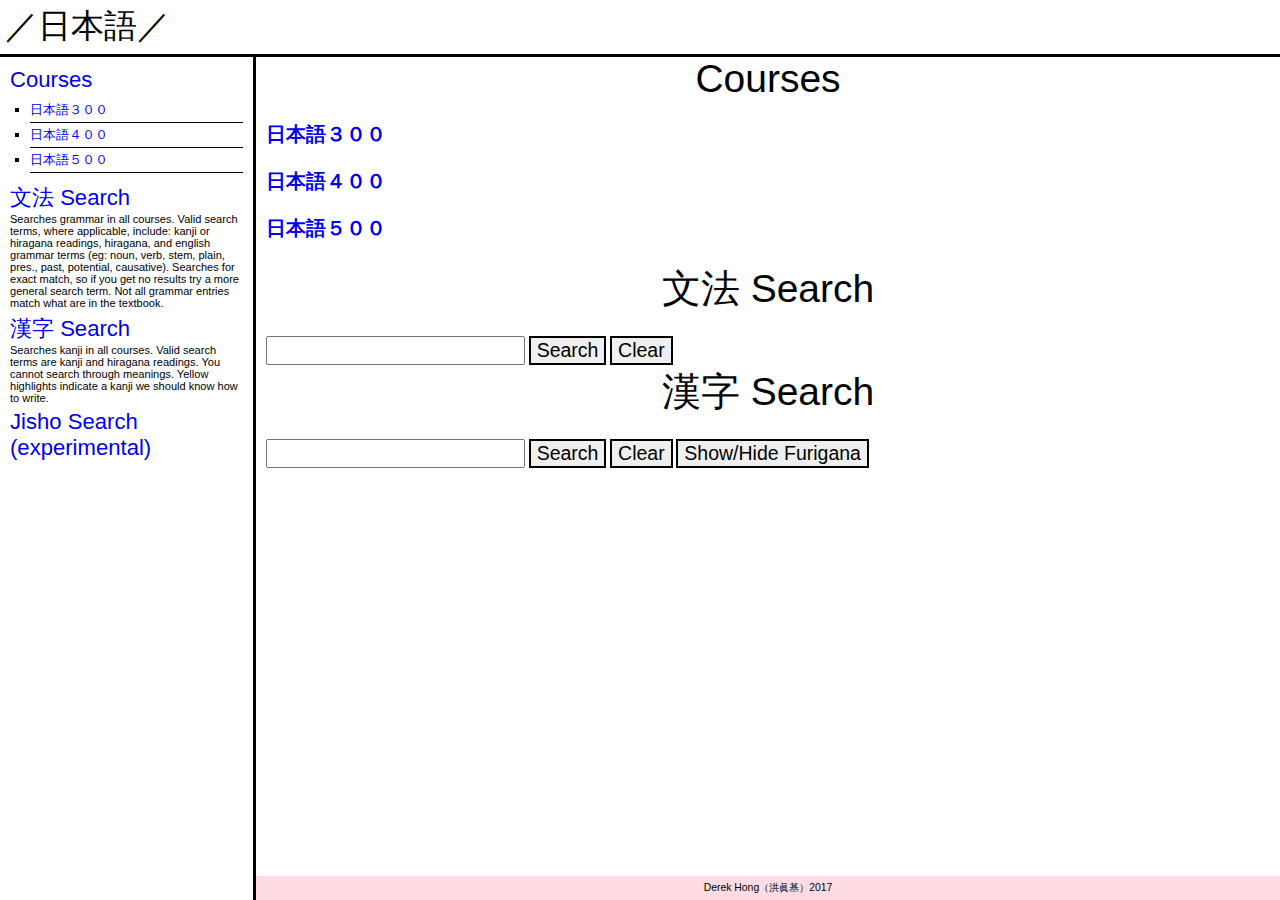
<file: index.html>
<!DOCTYPE html>
<html lang="en">
  <head>
    <meta charset="utf-8">

    <link rel="shortcut icon" href="/favicon.ico">
    <link rel="stylesheet" href="./style/page.css">
    <link rel="stylesheet" href="./style/nihongo.css">
    <link rel="stylesheet" href="./style/chapter.css">
    
    <script src="https://ajax.googleapis.com/ajax/libs/jquery/3.1.1/jquery.min.js"></script>
    <script src="./js/require.js"></script>
<!--    <script src="./js/wanakana.min.js"></script>-->
    <title>日本語</title>
  </head>
  <body>
    <header class="page-header">
      <nav id="page-header-nav">／日本語／</nav>
    </header>
    
    <section class="sidebar">
      <nav>
        <ul>
          <li class="sidebar-topic"><a href="#content-course">Courses</a></li>
            <ul class="sidebar-subtopic-list" id="sidebar-course-list"></ul>
          <li class="sidebar-topic">
            <a href="#grammar-search">文法 Search</a>
            <div class="nav-disclaimer">
              Searches grammar in all courses.  Valid search terms, where applicable, include: kanji or hiragana readings, hiragana, and english grammar terms (eg: noun, verb, stem, plain, pres., past, potential, causative).  Searches for exact match, so if you get no results try a more general search term.  Not all grammar entries match what are in the textbook.
            </div>
          </li>
          <li class="sidebar-topic">
            <a href="#kanji-search">漢字 Search</a>
            <div class="nav-disclaimer">
              Searches kanji in all courses.  Valid search terms are kanji and hiragana readings.  You cannot search through meanings.  Yellow highlights indicate a kanji we should know how to write.
            </div>
          </li>
          <li class="sidebar-topic"><a href="./jisho">Jisho Search (experimental)</a></li>
        </ul>
      </nav>
    </section>
    
    <section class="content">
      <section id="content-course">
        <div class="content-topic eng">Courses</div>
      </section>
      <section id="content-course">
        <div class="content-topic eng" id="grammar-search">文法 Search</div>
        <div class="search-bar">
          <input id="grammar-search-input" type="text">
          <button id="grammar-submit-button">Search</button>
          <button id="grammar-clear-button">Clear</button>
        </div>
        <div class="loading-text" id="grammar-loading-text">Loading...</div>
        <div class="no-results-text" id="grammar-no-results">No Results</div>
        <section id="grammar-search-results"></section>
      </section>
      <section id="content-course">
        <div class="content-topic eng" id="kanji-search">漢字 Search</div>
        <div class="search-bar">
          <input id="kanji-search-input" type="text">
          <button id="kanji-submit-button">Search</button>
          <button id="kanji-clear-button">Clear</button>
          <button id="furigana-showhide-button">Show/Hide Furigana</button>
        </div>
        <div class="loading-text" id="kanji-loading-text">Loading...</div>
        <div class="no-results-text" id="kanji-no-results">No Results</div>
        <section id="kanji-search-results"></section>
      </section>
      <section class="footer">Derek Hong（洪眞基）2017</section>
    </section>
    
    <script src="./js/nihongo-build.js"></script>
    <script src="nihongo-data.js"></script>
    <script src="./js/search.js"></script>
    
  </body>
</html>
</file>
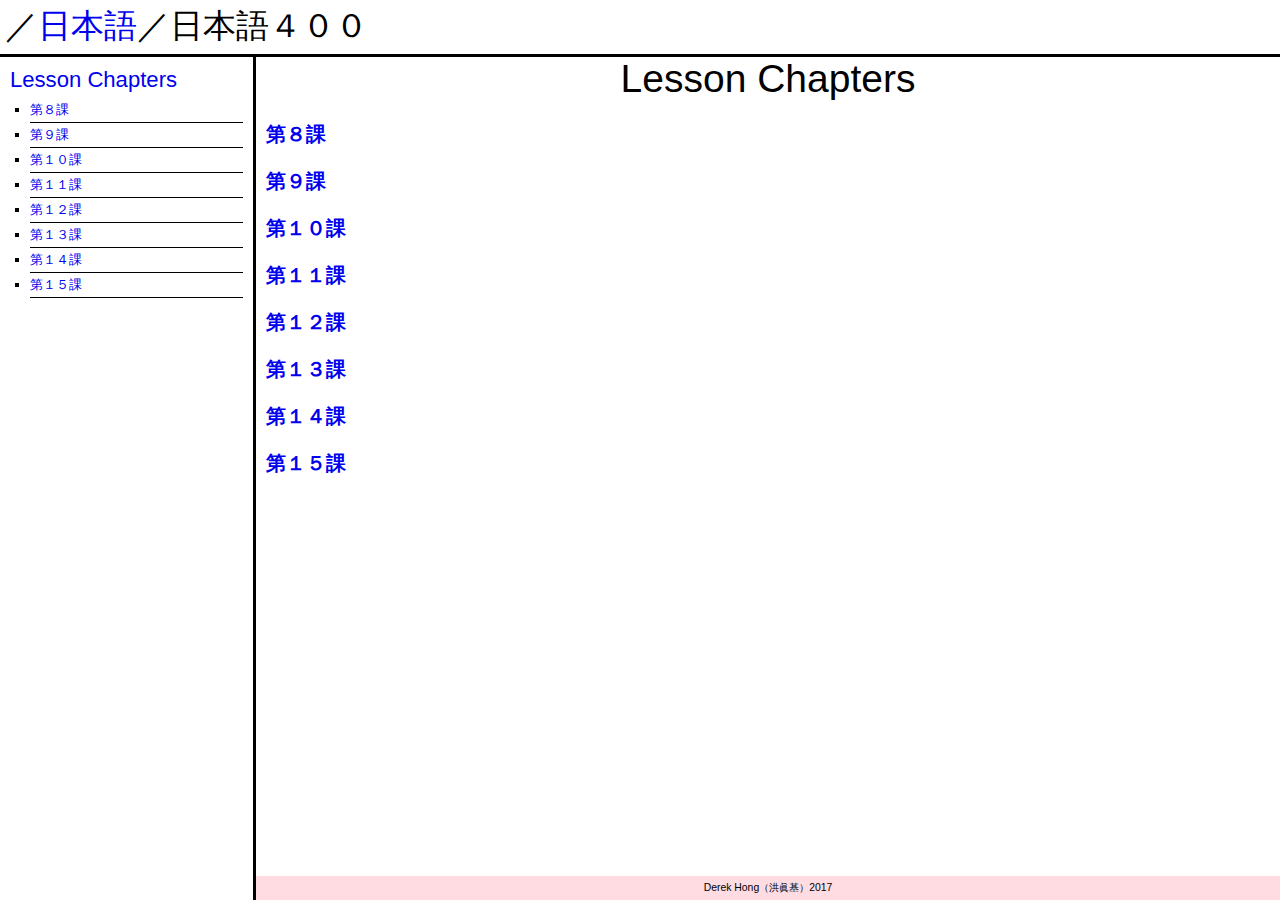
<file: JAPN0400/index.html>
<!DOCTYPE html>
<html lang="en">
  <head>
    <meta charset="utf-8">

    <link rel="shortcut icon" href="/favicon.ico">
    <link rel="stylesheet" href="../style/course.css">
    <link rel="stylesheet" href="../style/page.css">
    
    <script src="https://ajax.googleapis.com/ajax/libs/jquery/3.1.1/jquery.min.js"></script>
    <title>日本語</title>
  </head>
  <body>
    <header class="page-header">
      <nav id="page-header-nav"></nav>
    </header>
    
    <section class="sidebar">
      <nav>
        <ul>
          <li class="sidebar-topic"><a href="#content-chapter">Lesson Chapters</a></li>
            <ul class="sidebar-subtopic-list" id="sidebar-chapter-list"></ul>
        </ul>
      </nav>
    </section>
    
    <section class="content">
      <section id="content-chapter">
        <div class="content-topic eng">Lesson Chapters</div>
      </section>
      <section class="footer">Derek Hong（洪眞基）2017</section>
    </section>
    
    <script src="/js/course-build.js"></script>
    <script src="course-data.js"></script>
  </body>
</html>
</file>
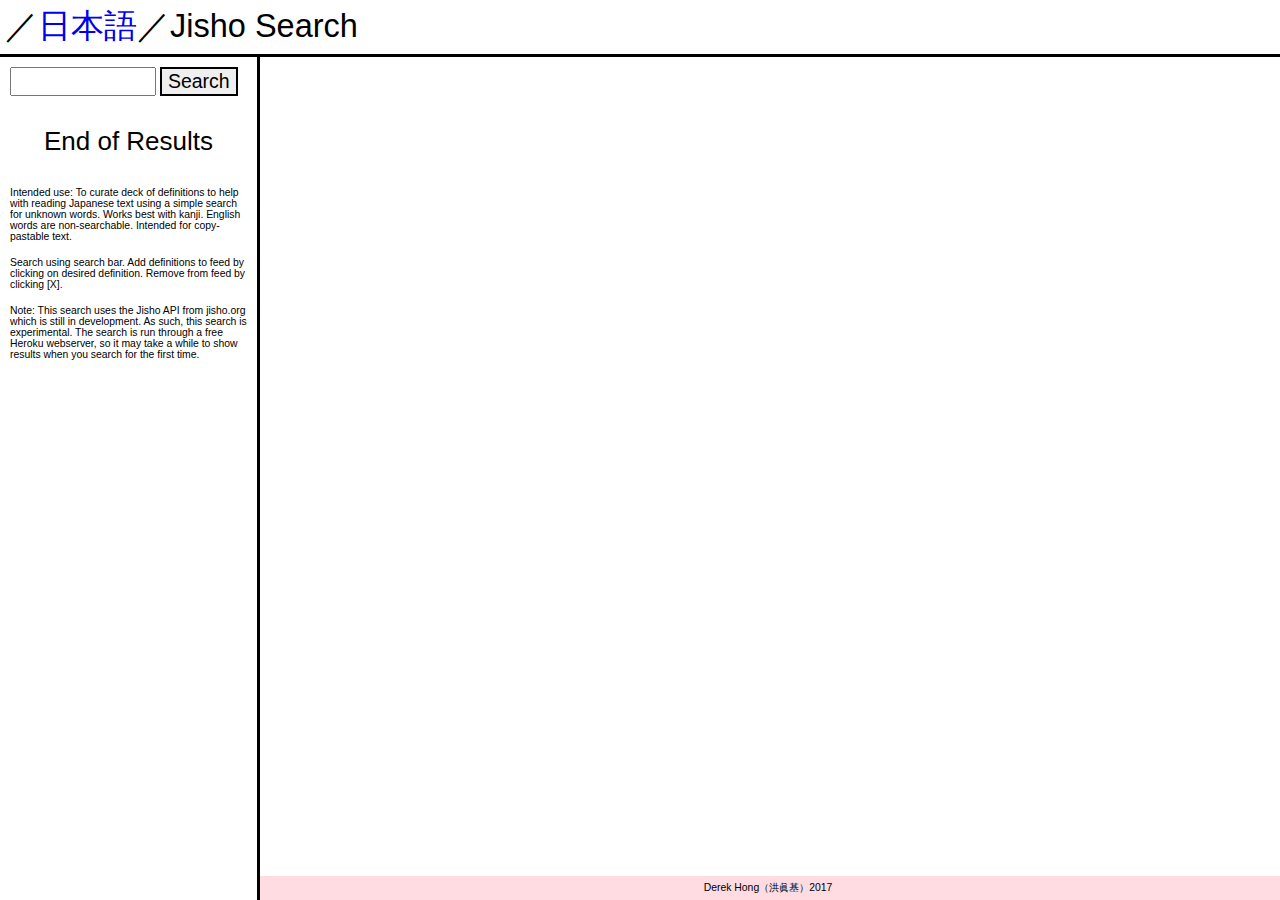
<file: jisho/index.html>
<!DOCTYPE html>
<html lang="en">
  <head>
    <meta charset="utf-8">

    <link rel="shortcut icon" href="/favicon.ico">
    <link rel="stylesheet" href="../style/page.css">
    <link rel="stylesheet" href="../style/jisho.css">
    
    <script src="https://ajax.googleapis.com/ajax/libs/jquery/3.1.1/jquery.min.js"></script>
    <title>日本語</title>
  </head>
  <body>
    <header class="page-header">
      <nav id="page-header-nav">／<a href="/">日本語</a>／Jisho Search</nav>
    </header>
    
    <section class="sidebar search">
      <nav>
        <div class="search-bar">
          <input id="jisho-search-input" type="text">
          <button class="search-button" id="jisho-submit-button">Search</button>
          <div class="jisho-results-loading-text">Loading...</div>
        </div>
        <section class="jisho-search" id="jisho-search-results"></section>
        <section class="jisho-end">End of Results</section>
      </nav>
      <section class="jisho-disclaimer">
        Intended use: To curate deck of definitions to help with reading Japanese text using a simple search for unknown words.  Works best with kanji.  English words are non-searchable.  Intended for copy-pastable text.
      </section>
      </br>
      <section class="jisho-disclaimer">
      Search using search bar.  Add definitions to feed by clicking on desired definition.  Remove from feed by clicking [X].
      </section>
      </br>
      <section class="jisho-disclaimer">
        Note: This search uses the Jisho API from jisho.org which is still in development.  As such, this search is experimental.  The search is run through a free Heroku webserver, so it may take a while to show results when you search for the first time.
      </section>
    </section>
    
    <section class="content">
      <section class="content-deck">
        <section class="result-deck" id="jisho-deck"></section>
      </section>
      <section class="footer">Derek Hong（洪眞基）2017</section>
    </section>
    
    <script src="jisho-build.js"></script>
    <script src="../js/jisho.js"></script>
    
  </body>
</html>
</file>
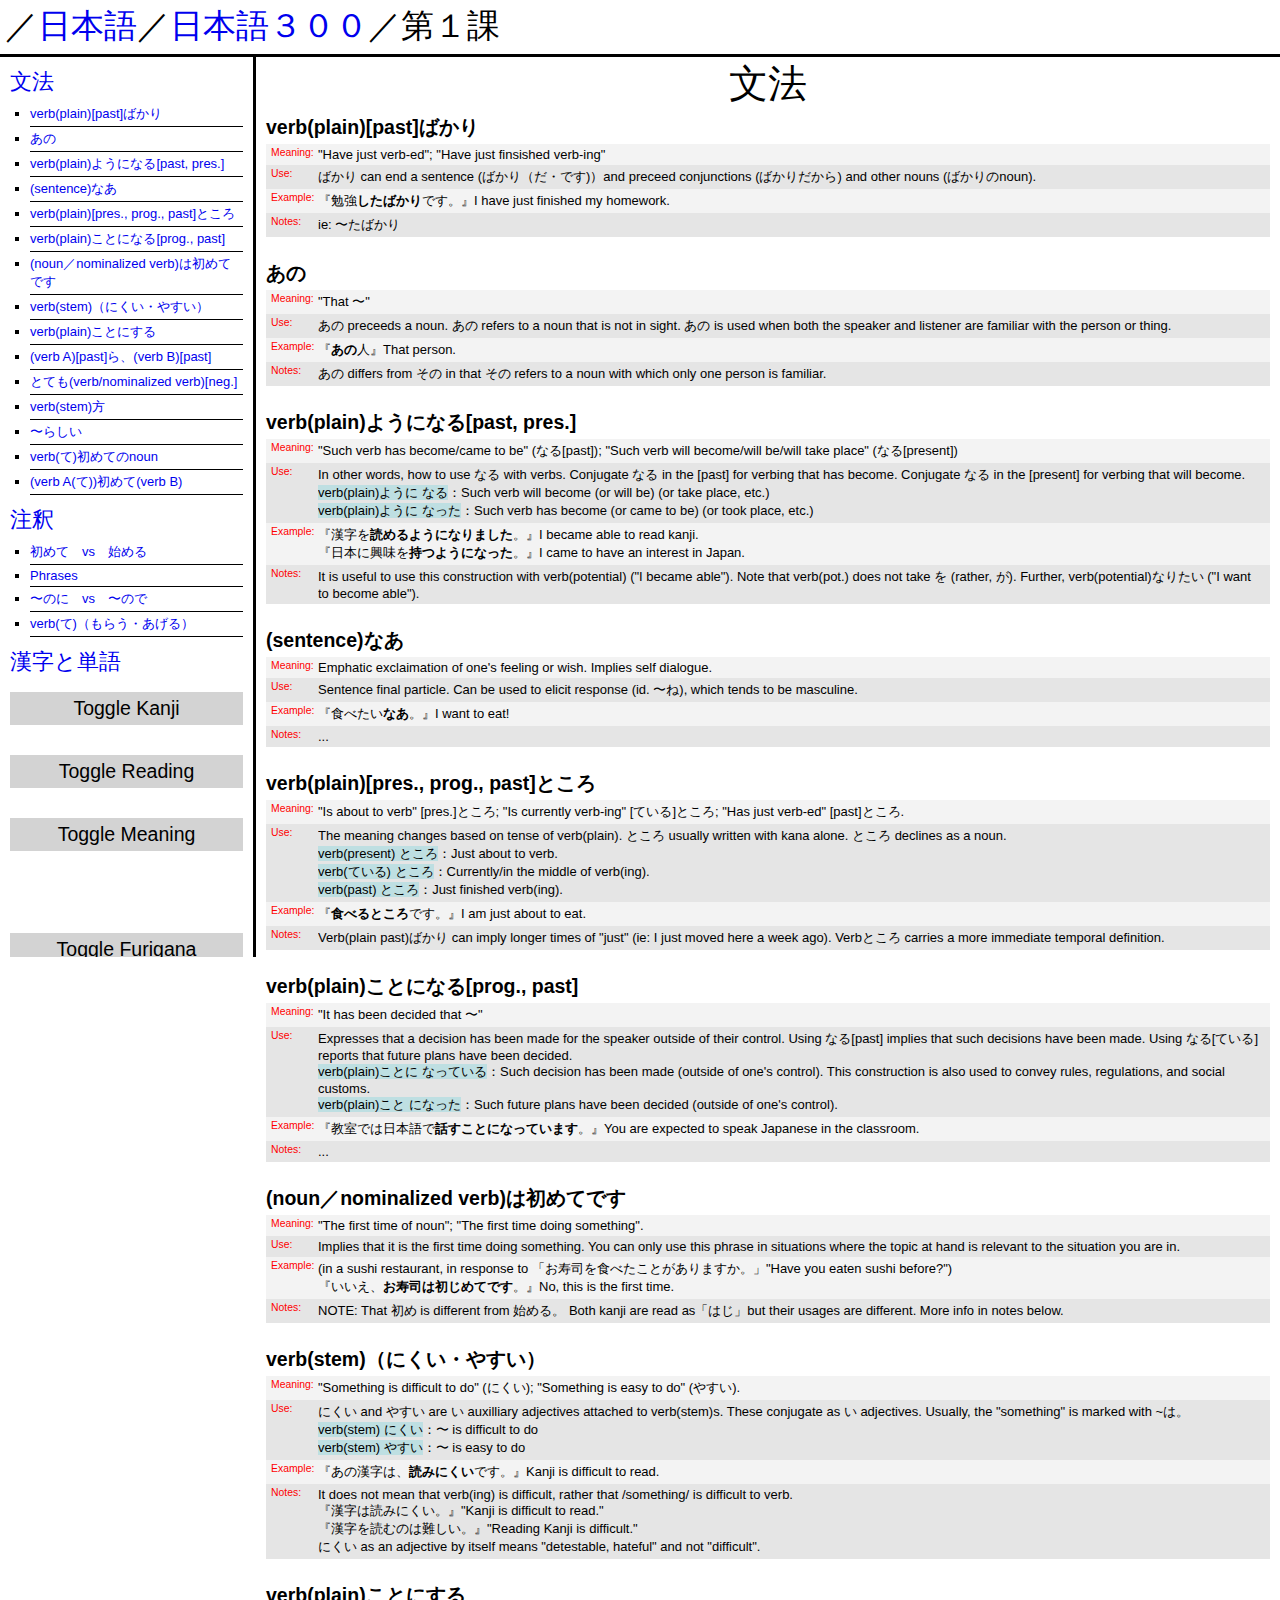
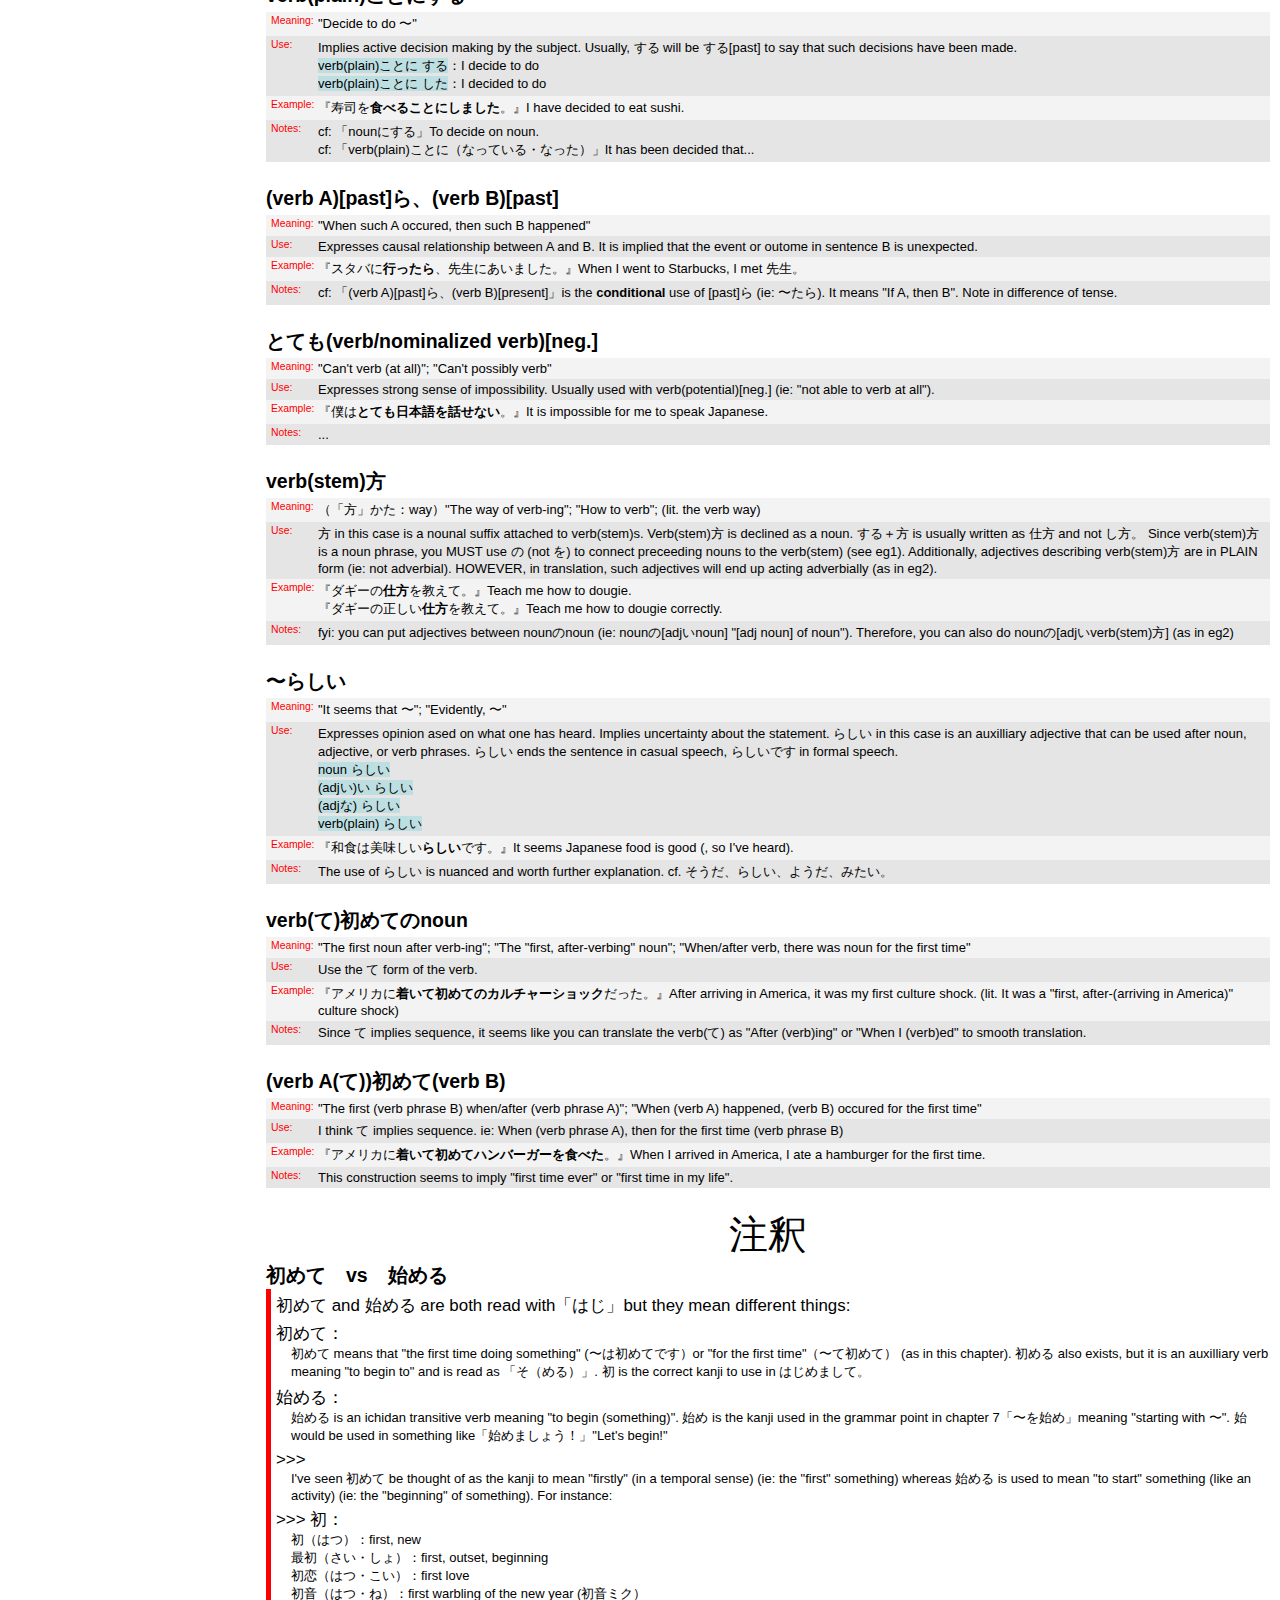
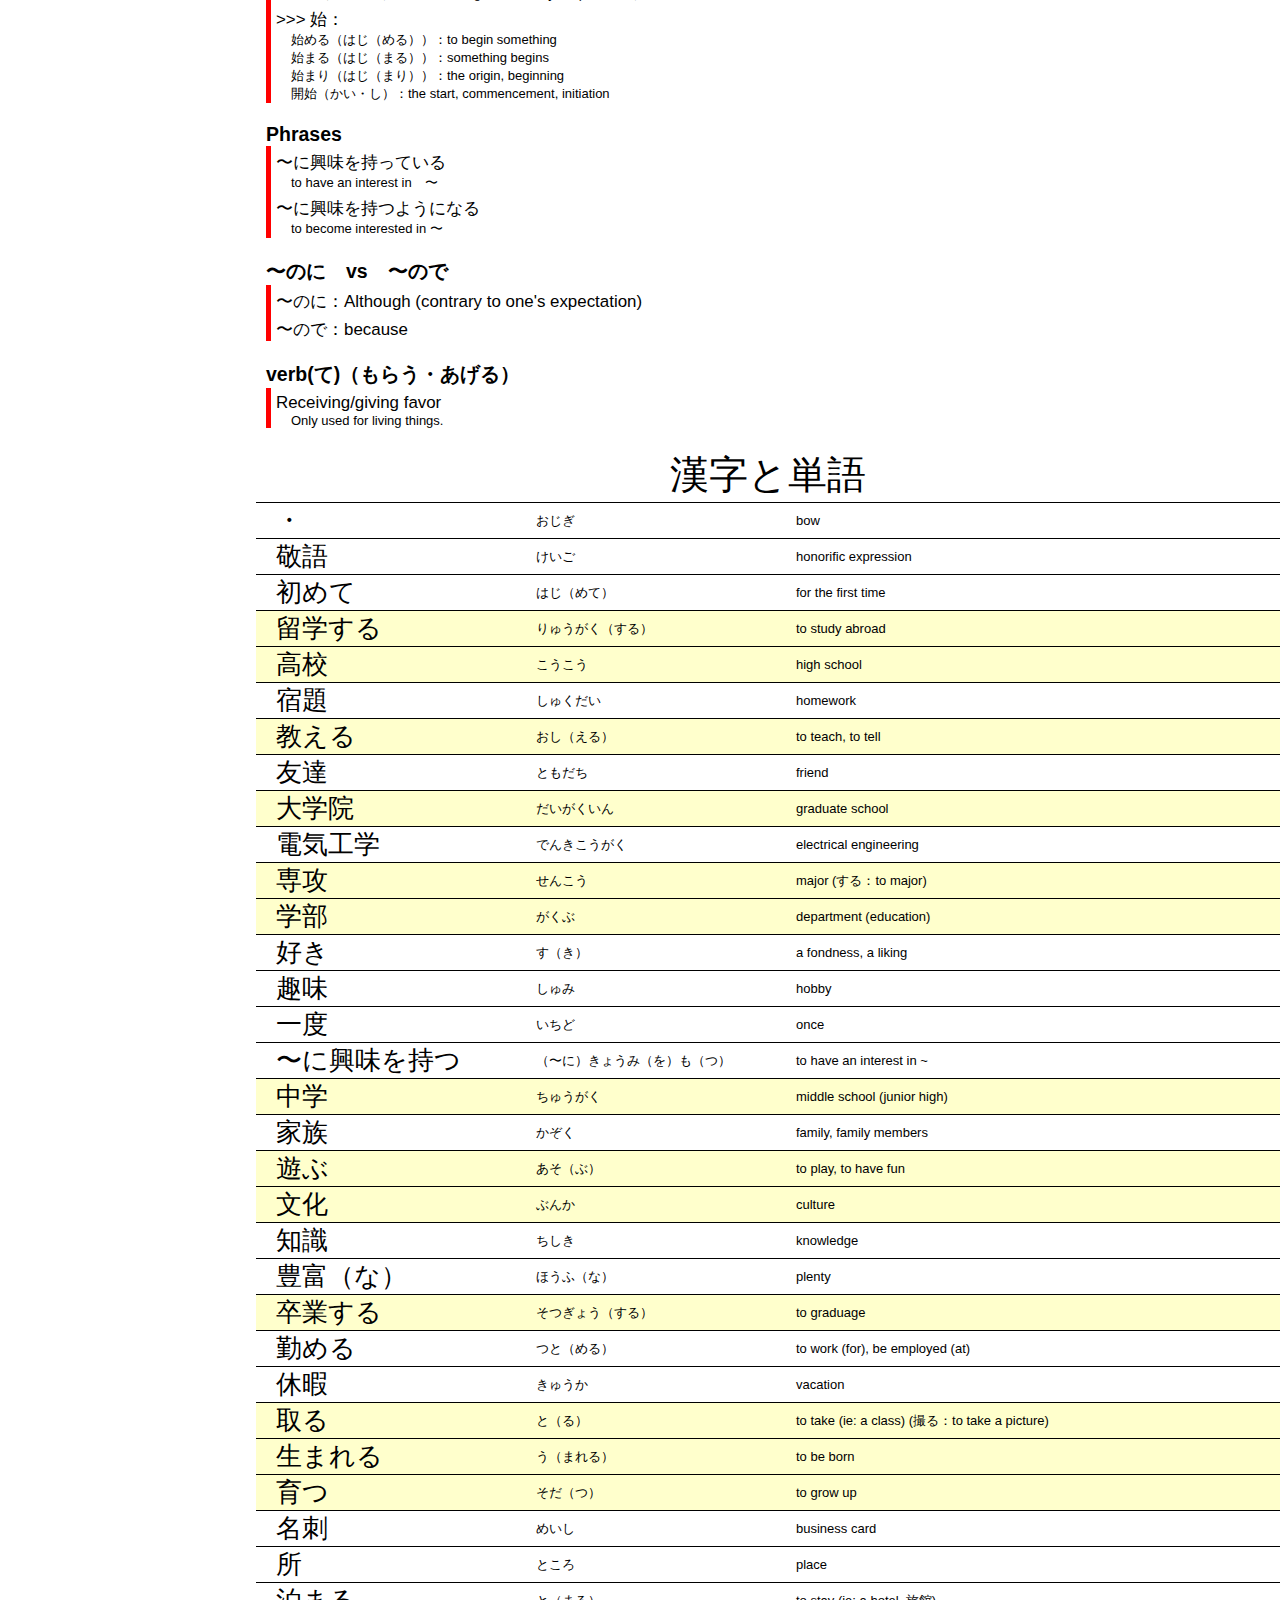
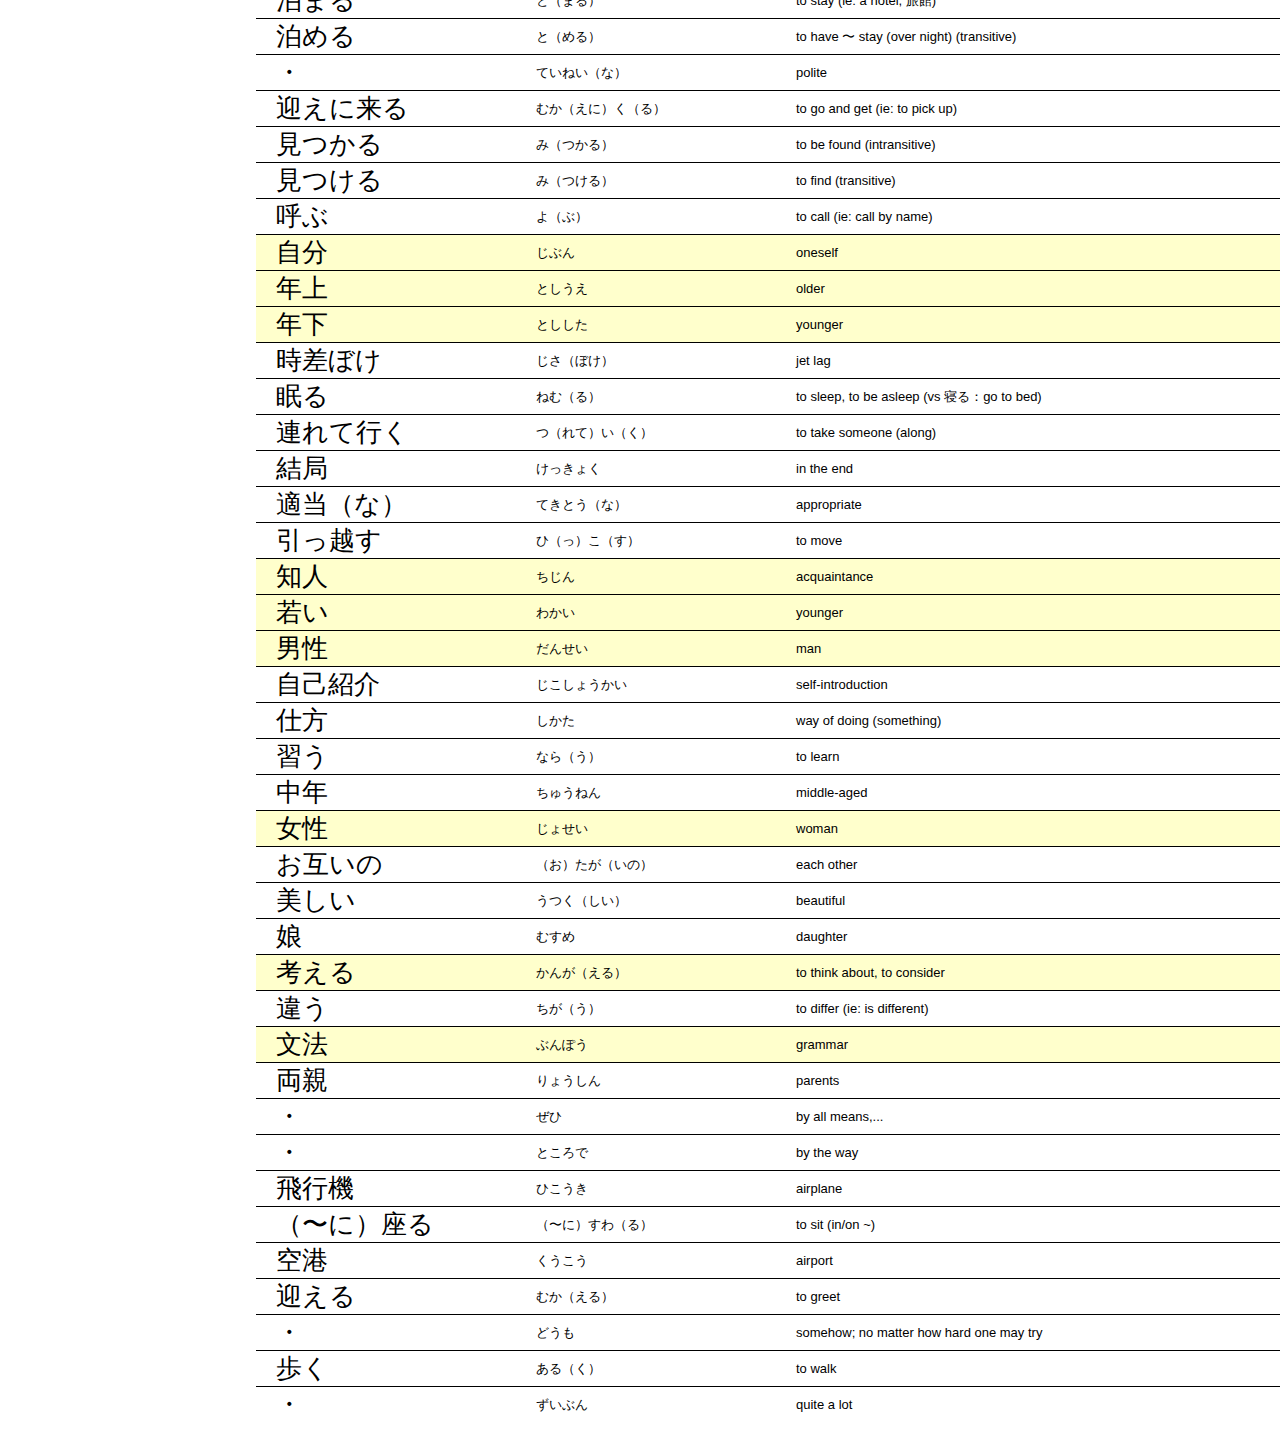
<file: JAPN0300/L1/index.html>
<!DOCTYPE html>
<html lang="en">
  <head>
    <meta charset="utf-8">

    <link rel="shortcut icon" href="/favicon.ico">
    <link rel="stylesheet" href="../../style/page.css">
    <link rel="stylesheet" href="../../style/chapter.css">
    
    <script src="../../js/require.js"></script>
    <script src="https://ajax.googleapis.com/ajax/libs/jquery/3.1.1/jquery.min.js"></script>
    <title>日本語</title>
  </head>
  <body>
    <header class="page-header">
      <nav id="page-header-nav"></nav>
    </header>
    
    <section class="sidebar">
      <nav>
        <ul>
          <li class="sidebar-topic"><a href="#content-grammar">文法</a></li>
            <ul class="sidebar-subtopic-list" id="sidebar-grammar-list"></ul>
          <li class="sidebar-topic"><a href="#content-misc">注釈</a></li>
            <ul class="sidebar-subtopic-list" id="sidebar-misc-list"></ul>
          <li class="sidebar-topic"><a href="#content-kanji">漢字と単語</a></li>
        </ul>
      </nav>
      <button type="button" class="kanji-toggle-button" id="toggle-kanji">Toggle Kanji</button>
      <button type="button" class="kanji-toggle-button" id="toggle-reading">Toggle Reading</button>
      <button type="button" class="kanji-toggle-button" id="toggle-meaning">Toggle Meaning</button>
      <div class="nav-buffer"></div>
      <button type="button" class="kanji-toggle-button" id="toggle-furigana">Toggle Furigana</button>
      <div class="nav-buffer"></div>
    </section>
    
    <section class="content">
      <section id="content-grammar">
        <div class="content-topic">文法</div>
      </section>
      
      <section id="content-misc">
        <div class="content-topic">注釈</div>
      </section>
      
      <section id="content-kanji">
        <div class="content-topic">漢字と単語</div>
      </section>
      
      <section class="footer">Derek Hong（洪眞基）2017</section>
    </section>
    
    <script src="../../js/chapter-build.js"></script>
    <script src="chapter-data.js"></script>
    
  </body>
</html>
</file>
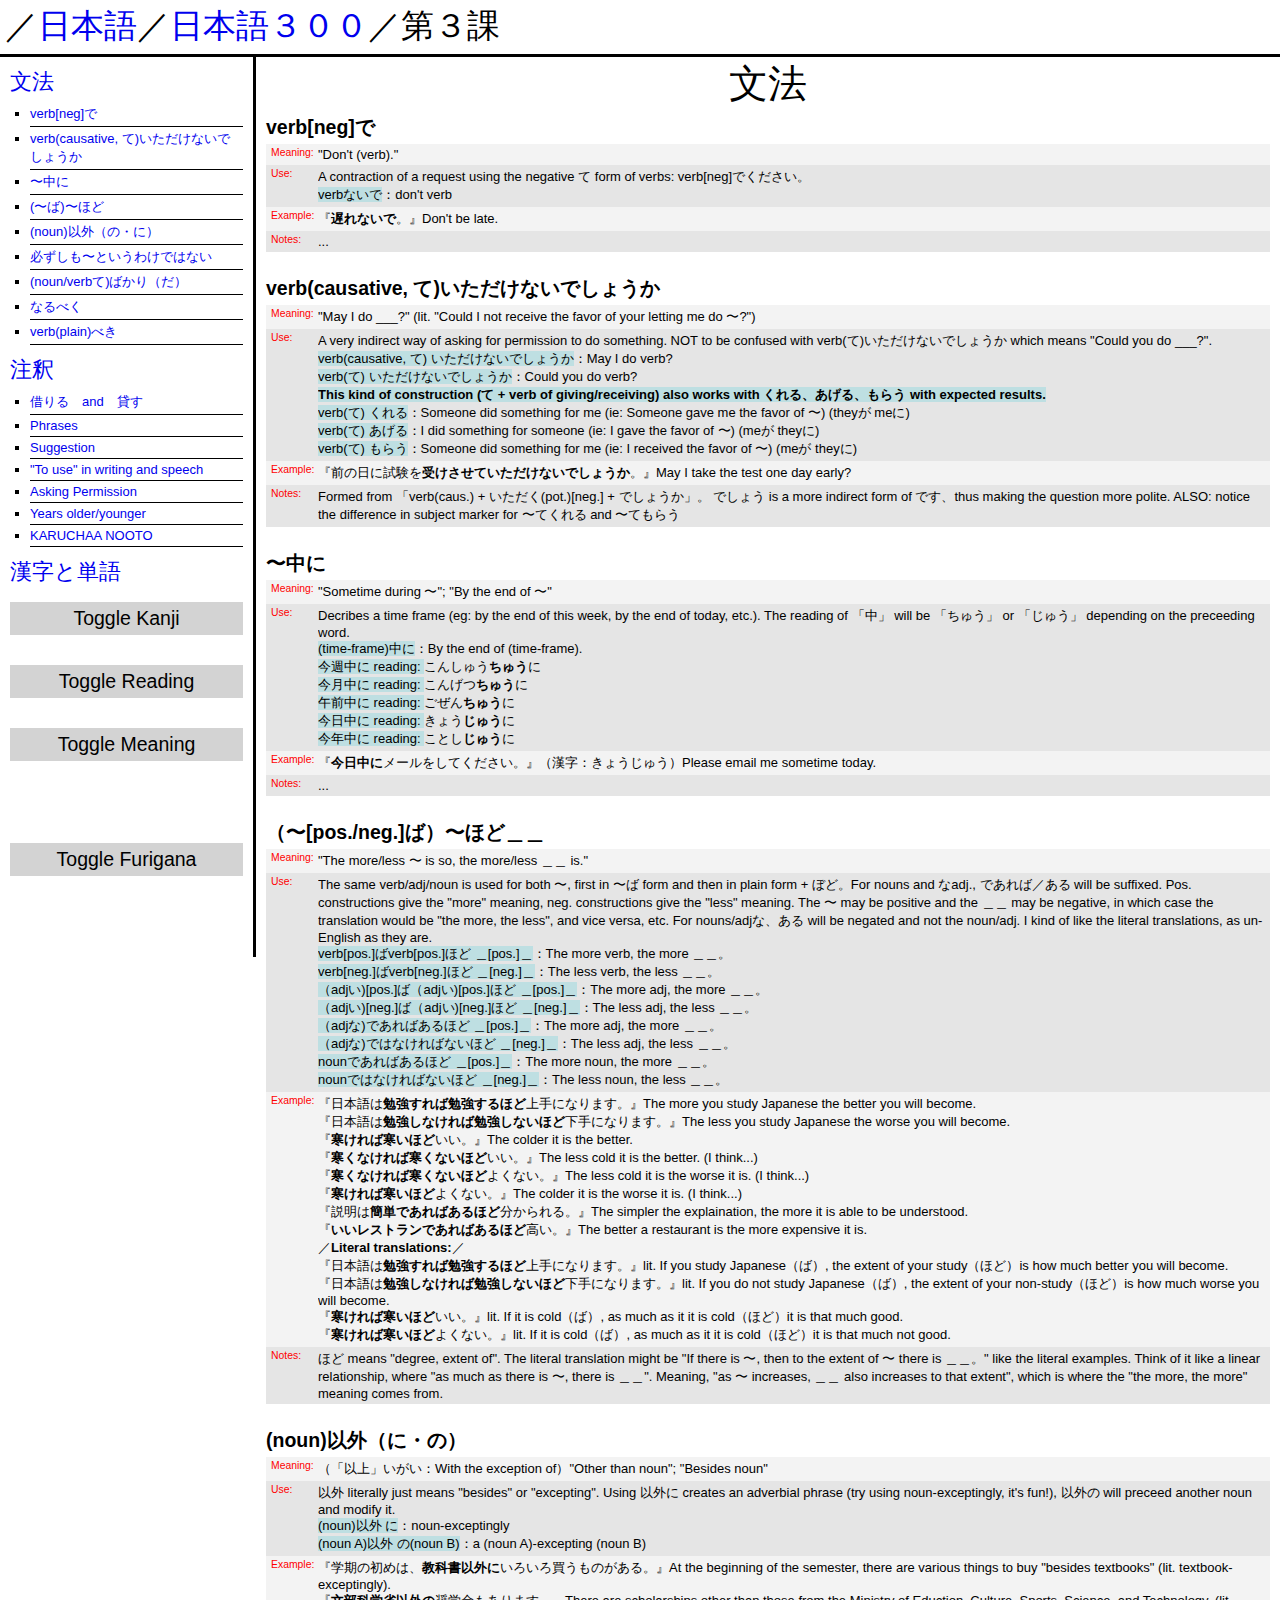
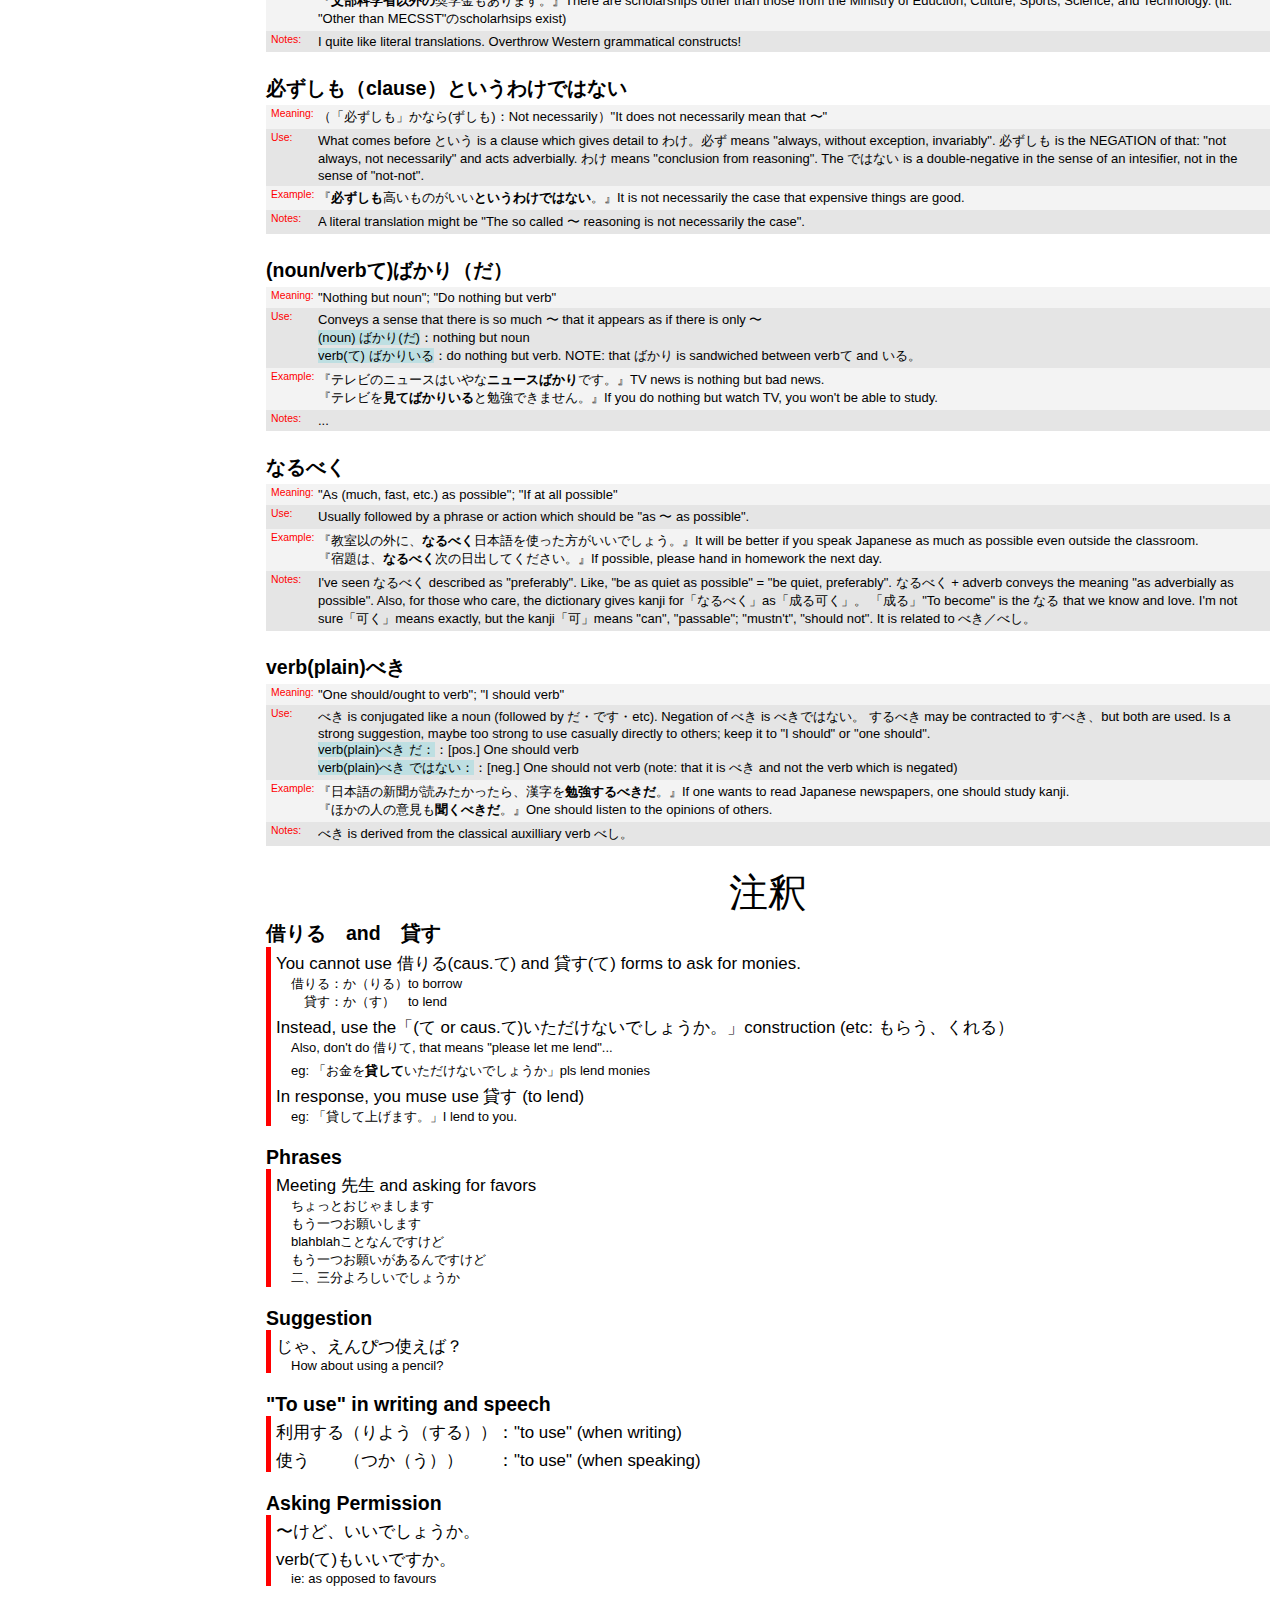
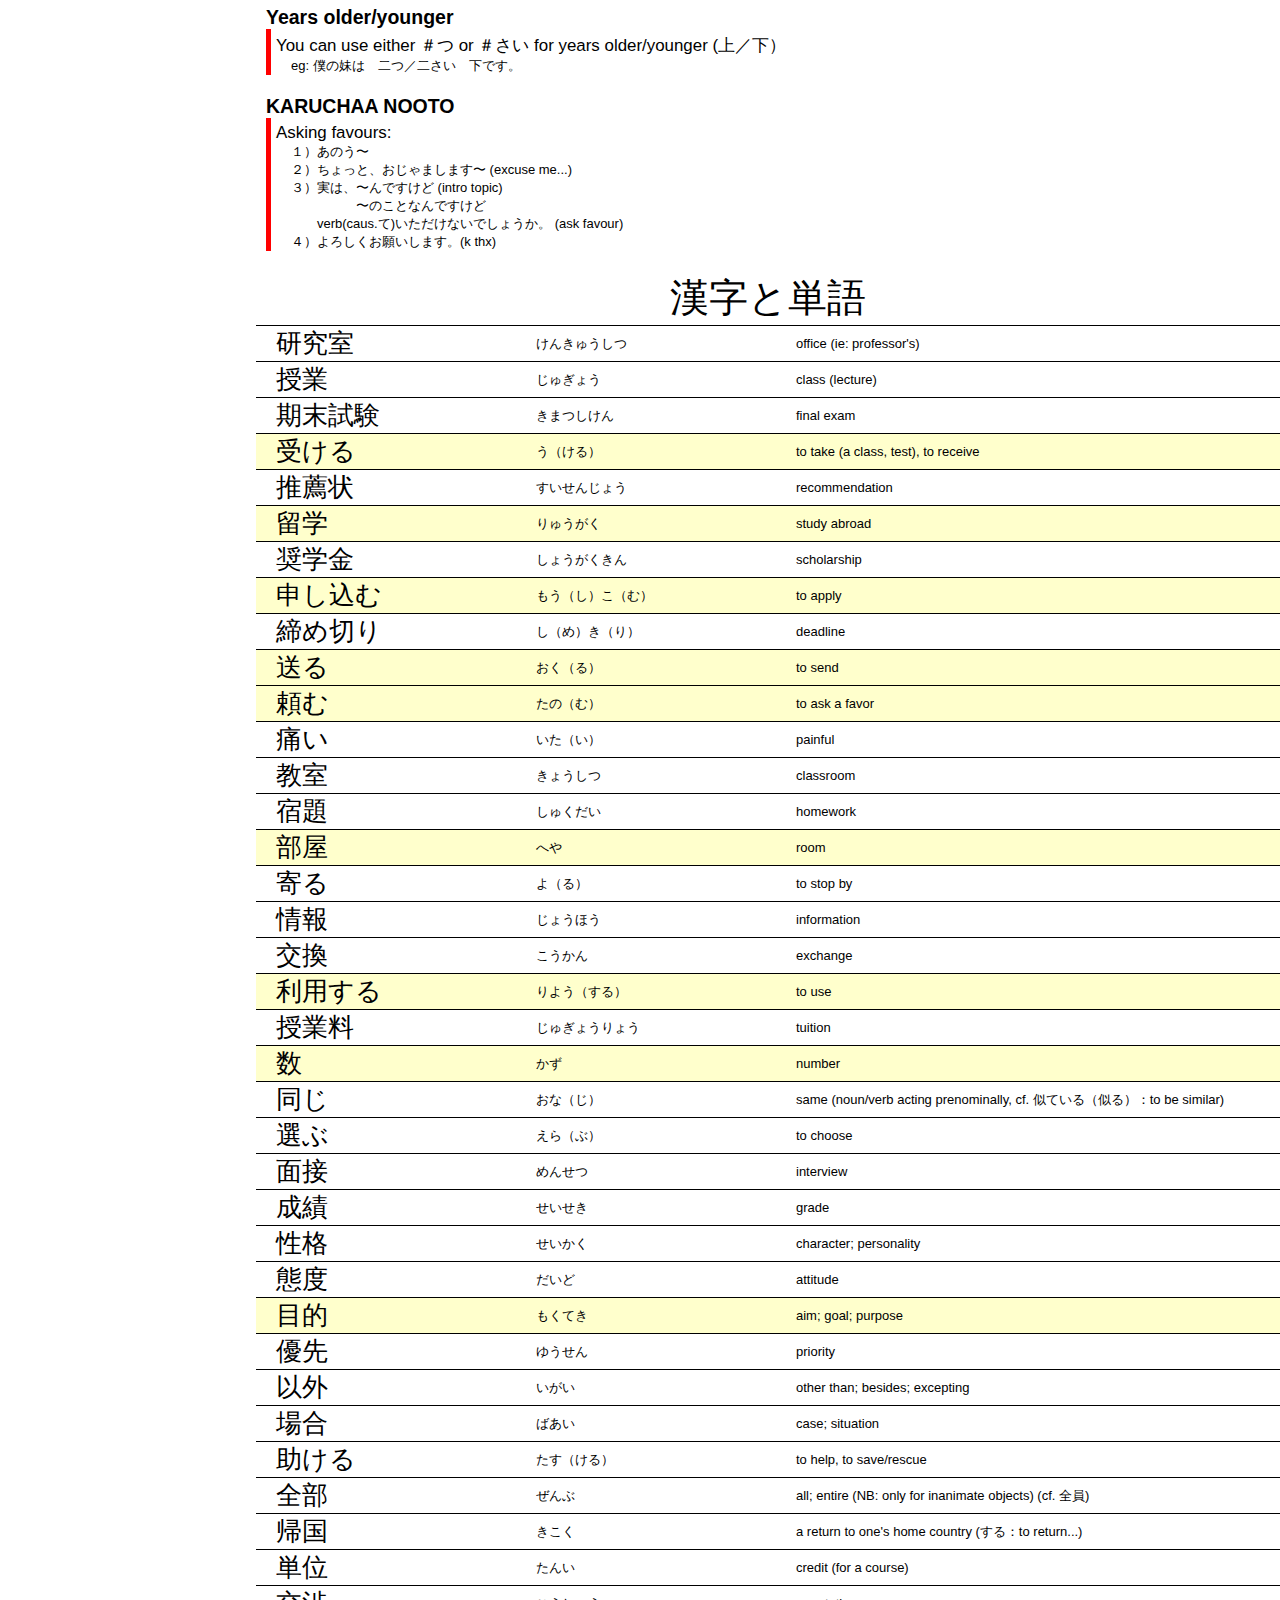
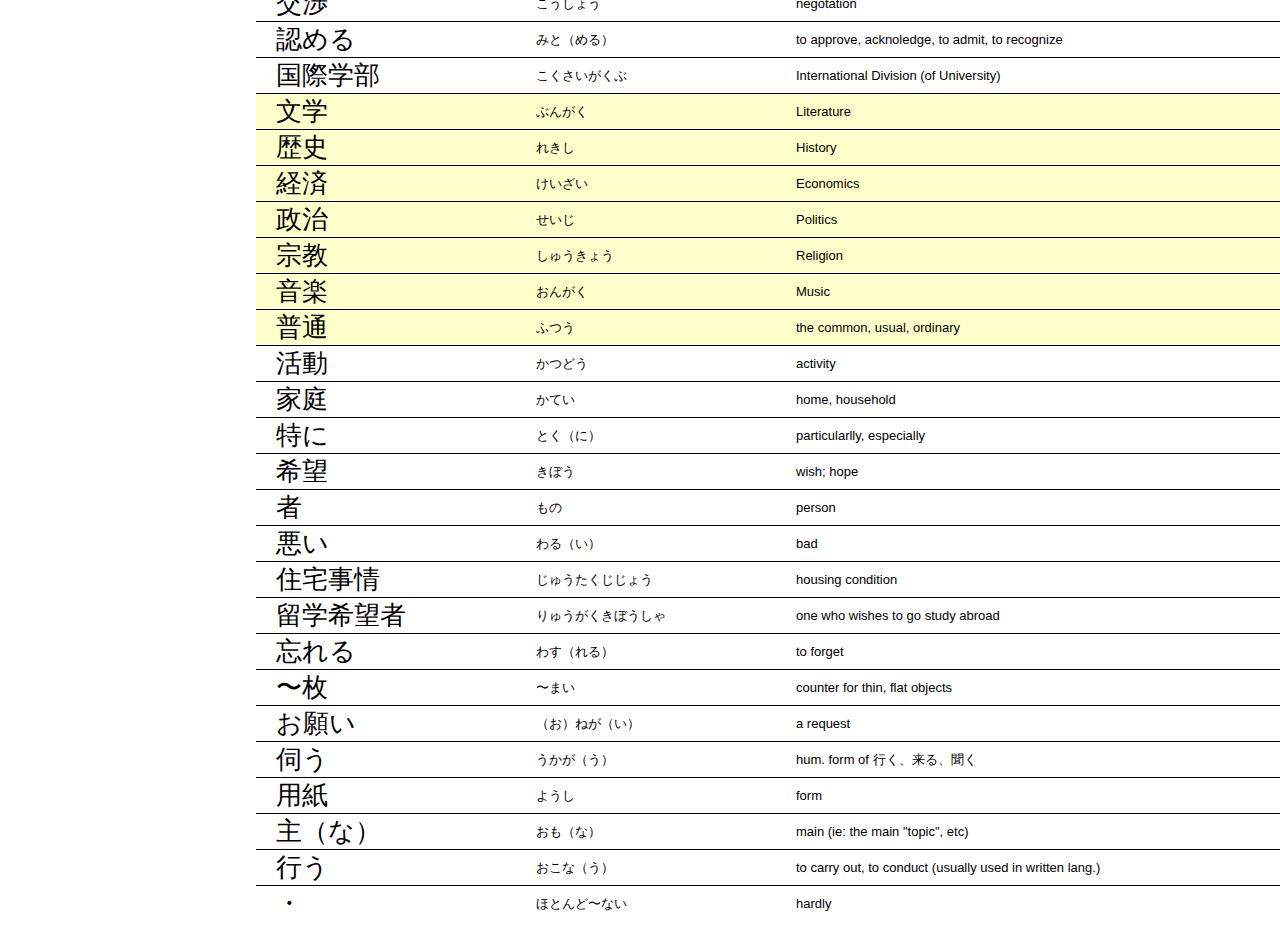
<file: JAPN0300/L3/index.html>
<!DOCTYPE html>
<html lang="en">
  <head>
    <meta charset="utf-8">

    <link rel="shortcut icon" href="/favicon.ico">
    <link rel="stylesheet" href="/style/page.css">
    <link rel="stylesheet" href="/style/chapter.css">
    
    <script src="/js/require.js"></script>
    <script src="https://ajax.googleapis.com/ajax/libs/jquery/3.1.1/jquery.min.js"></script>
    <title>日本語</title>
  </head>
  <body>
    <header class="page-header">
      <nav id="page-header-nav"></nav>
    </header>
    
    <section class="sidebar">
      <nav>
        <ul>
          <li class="sidebar-topic"><a href="#content-grammar">文法</a></li>
            <ul class="sidebar-subtopic-list" id="sidebar-grammar-list"></ul>
          <li class="sidebar-topic"><a href="#content-misc">注釈</a></li>
            <ul class="sidebar-subtopic-list" id="sidebar-misc-list"></ul>
          <li class="sidebar-topic"><a href="#content-kanji">漢字と単語</a></li>
        </ul>
      </nav>
      <button type="button" class="kanji-toggle-button" id="toggle-kanji">Toggle Kanji</button>
      <button type="button" class="kanji-toggle-button" id="toggle-reading">Toggle Reading</button>
      <button type="button" class="kanji-toggle-button" id="toggle-meaning">Toggle Meaning</button>
      <div class="nav-buffer"></div>
      <button type="button" class="kanji-toggle-button" id="toggle-furigana">Toggle Furigana</button>
      <div class="nav-buffer"></div>
    </section>
    
    <section class="content">
      <section id="content-grammar">
        <div class="content-topic">文法</div>
      </section>
      
      <section id="content-misc">
        <div class="content-topic">注釈</div>
      </section>
      
      <section id="content-kanji">
        <div class="content-topic">漢字と単語</div>
      </section>
      
      <section class="footer">Derek Hong（洪眞基）2017</section>
    </section>
    
    <script src="/js/chapter-build.js"></script>
    <script src="chapter-data.js"></script>
    
  </body>
</html>
</file>
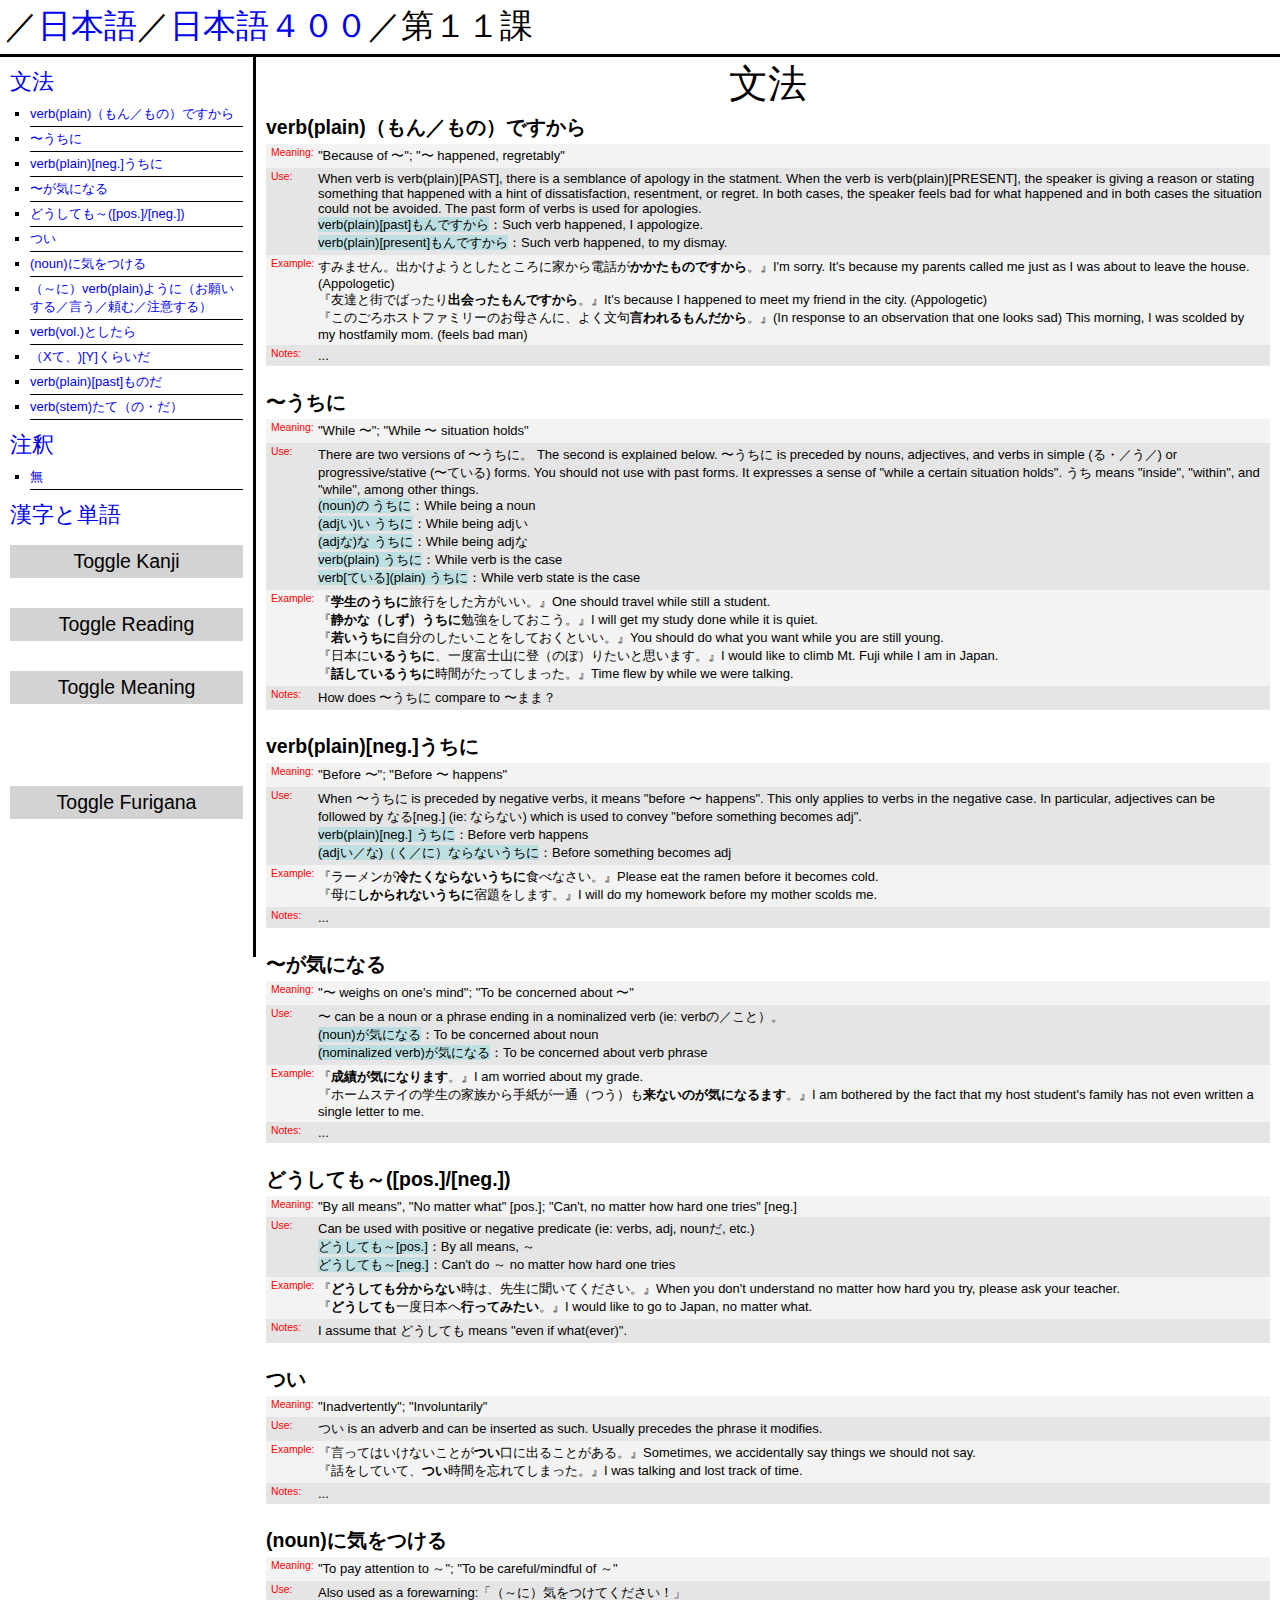
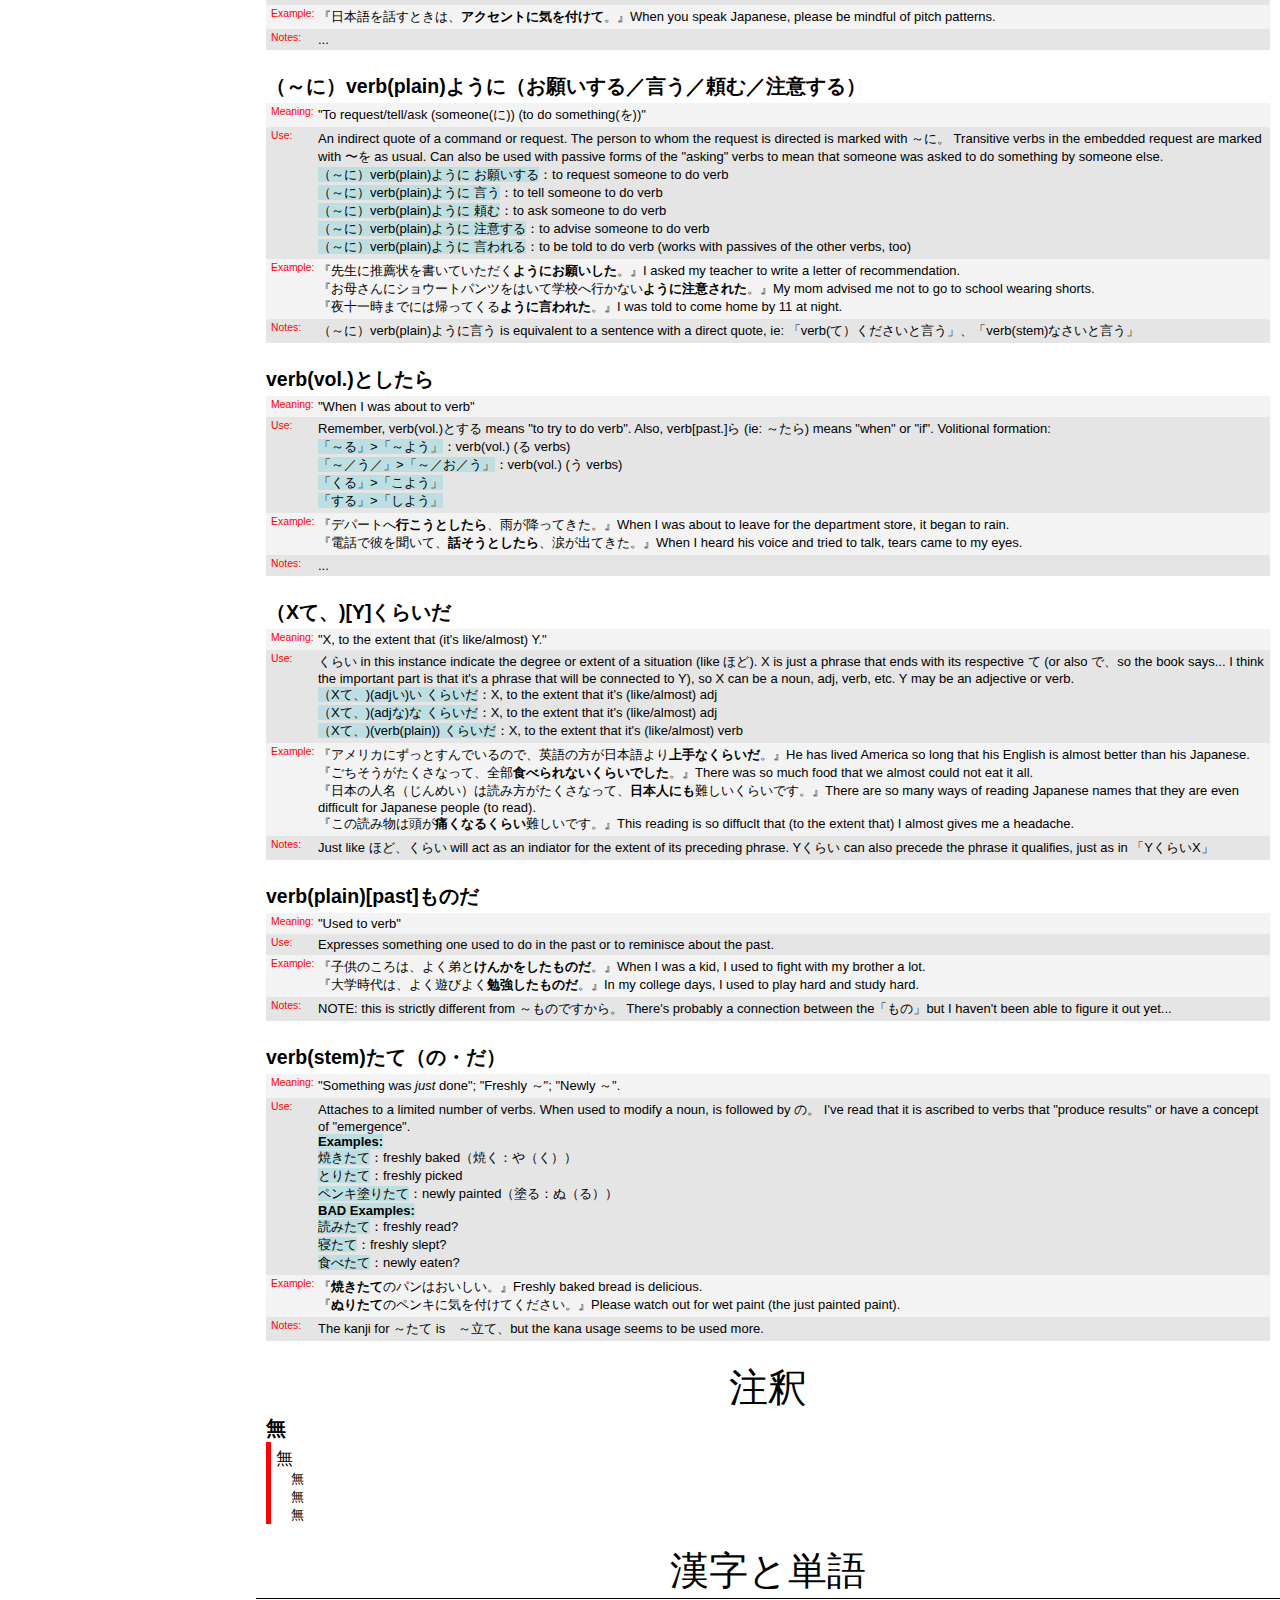
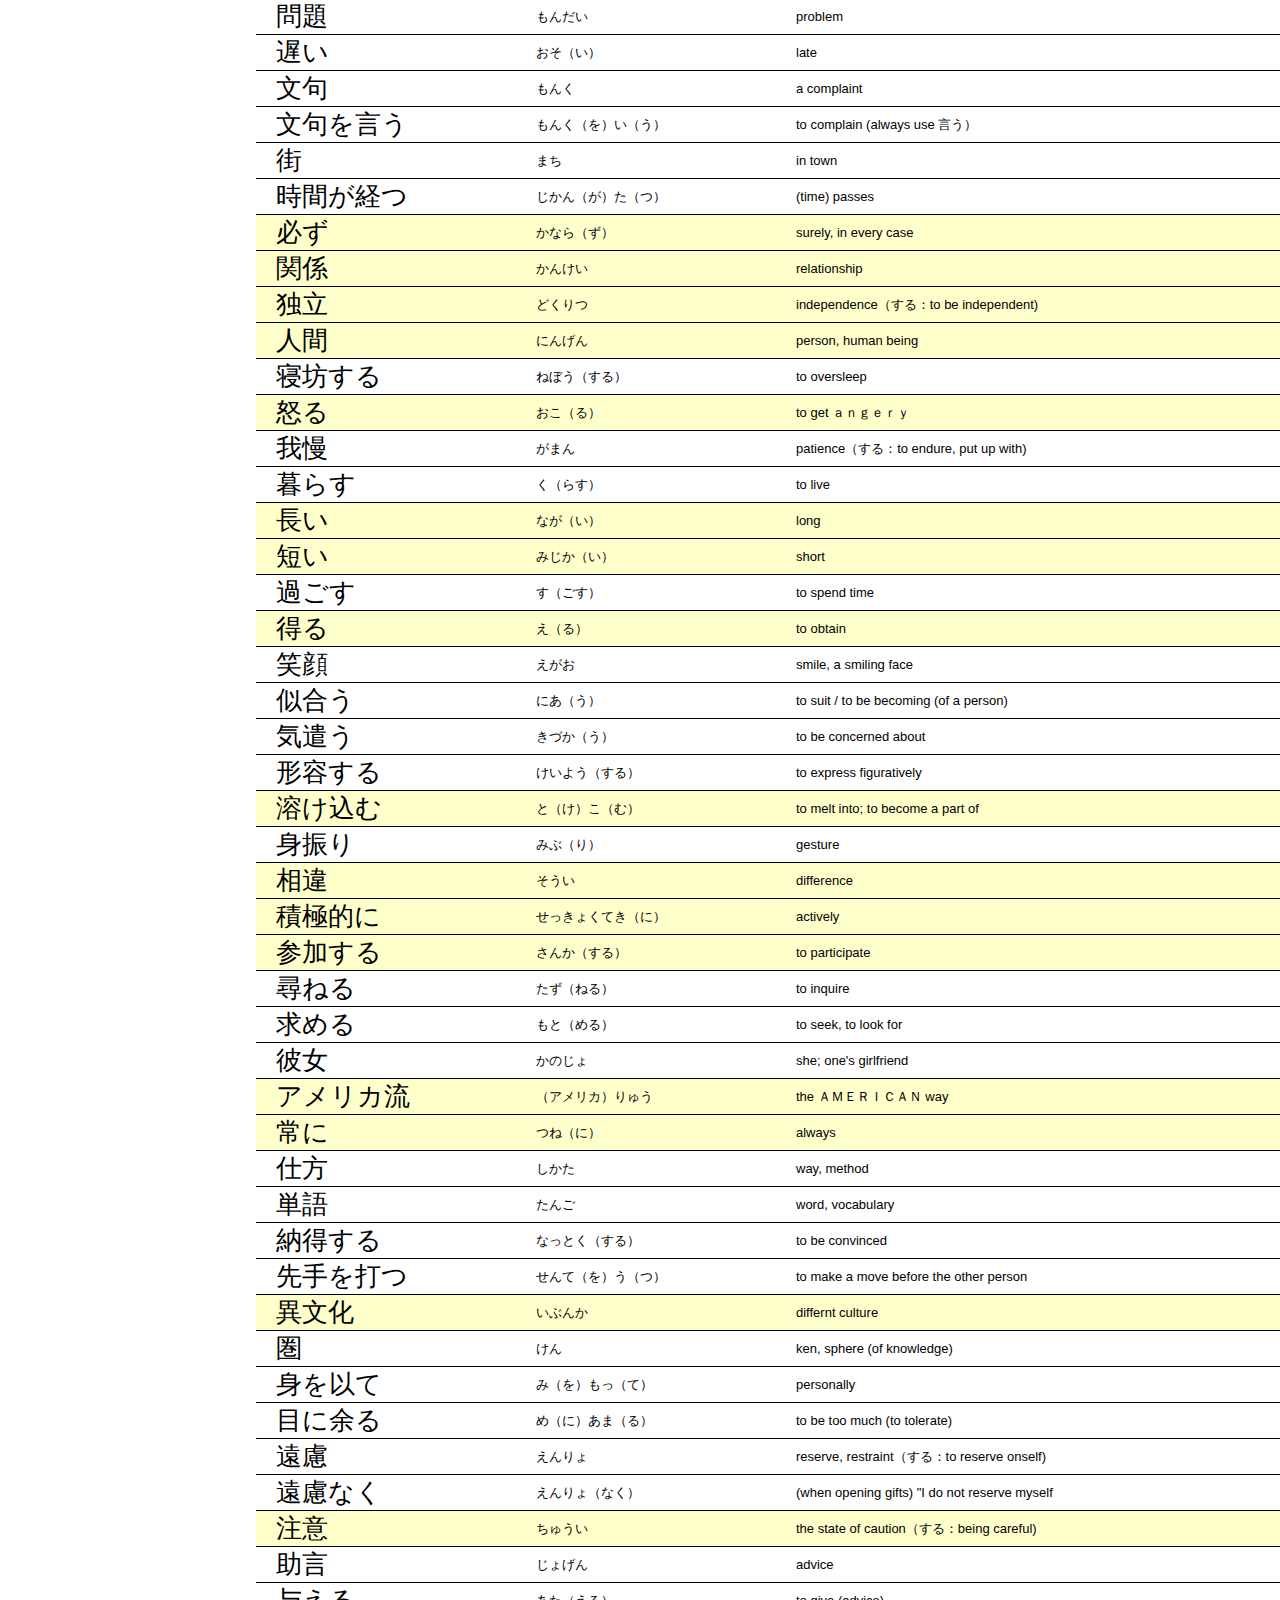
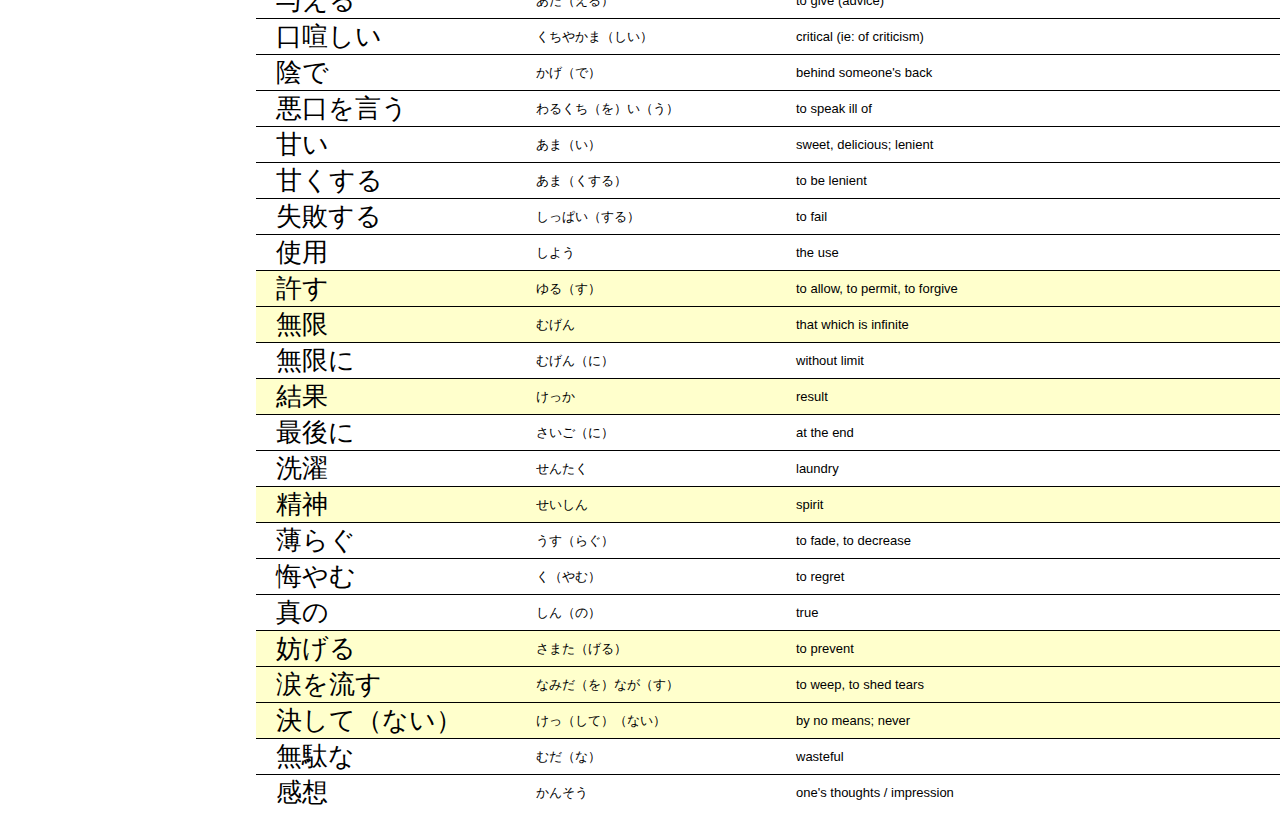
<file: JAPN0400/L11/index.html>
<!DOCTYPE html>
<html lang="en">
  <head>
    <meta charset="utf-8">

    <link rel="shortcut icon" href="../../favicon.ico">
    <link rel="stylesheet" href="../../style/page.css">
    <link rel="stylesheet" href="../../style/chapter.css">
    
    <script src="../../js/require.js"></script>
    <script src="https://ajax.googleapis.com/ajax/libs/jquery/3.1.1/jquery.min.js"></script>
    <title>日本語</title>
  </head>
  <body>
    <header class="page-header">
      <nav id="page-header-nav"></nav>
    </header>
    
    <section class="sidebar">
      <nav>
        <ul>
          <li class="sidebar-topic"><a href="#content-grammar">文法</a></li>
            <ul class="sidebar-subtopic-list" id="sidebar-grammar-list"></ul>
          <li class="sidebar-topic"><a href="#content-misc">注釈</a></li>
            <ul class="sidebar-subtopic-list" id="sidebar-misc-list"></ul>
          <li class="sidebar-topic"><a href="#content-kanji">漢字と単語</a></li>
        </ul>
      </nav>
      <button type="button" class="kanji-toggle-button" id="toggle-kanji">Toggle Kanji</button>
      <button type="button" class="kanji-toggle-button" id="toggle-reading">Toggle Reading</button>
      <button type="button" class="kanji-toggle-button" id="toggle-meaning">Toggle Meaning</button>
      <div class="nav-buffer"></div>
      <button type="button" class="kanji-toggle-button" id="toggle-furigana">Toggle Furigana</button>
      <div class="nav-buffer"></div>
    </section>
    
    <section class="content">
      <section id="content-grammar">
        <div class="content-topic">文法</div>
      </section>
      
      <section id="content-misc">
        <div class="content-topic">注釈</div>
      </section>
      
      <section id="content-kanji">
        <div class="content-topic">漢字と単語</div>
      </section>
      
      <section class="footer">Derek Hong（洪眞基）2017</section>
    </section>
    
    <script src="../../js/chapter-build.js"></script>
    <script src="chapter-data.js"></script>
    
  </body>
</html>
</file>
<file: style/page.css>
/*
  ========================================
  Grid
  ========================================
*/

*,
*:before,
*:after {
  -webkit-box-sizing: border-box;
     -moz-box-sizing: border-box;
          box-sizing: border-box;
}

/*unfortunately, :before elements cannot be modified by javascript.  The height of the topbar should usually be 62px, so idk if it's reallya huge problem to have magic numbers...*/
.anchor:before { 
  display: block; 
  content: " "; 
  visibility: hidden; 
  margin-top: -62px;
  height: 62px;
}

body {
  margin: 0;
  font-family: sans-serif;
  font-size: 13px;
}

ul {
  margin: 0;
  padding: 0;
}

b.eg-highlight {
  font-weigth: bold;
}

.page-header {
  font-size: 2.5em;
  border-bottom-style: solid;
  padding: 5px;
  position: fixed;
  width: 100%;
  background-color: white;
}

a:link {
  text-decoration: none;
}

a:hover {
    text-decoration: underline;
}

.sidebar {
  float: left;
  padding: 10px;
  width: 20%;
  overflow-y: scroll;
  position: fixed;
  height: 100%;
  background-color: white;
  border-right-style: solid;
}

.sidebar-topic {
  list-style-type: none;
  font-size: 1.7em;
  padding-bottom: 5px;
}

.sidebar-subtopic {
  font-size: 1em;
  padding: 3px 0 3px 0;
  border-bottom-style: solid;
  border-width: 1px;
}

.sidebar-subtopic-list {
  list-style-type: square;
  padding: 0 0 10px 20px;
}

.content {
  float: right;
  width: 80%;
/*  border-left-style: solid;*/
  margin-bottom: 1.8em;
  background-color: white;
}

.content-topic {
  font-size: 3em;
  text-align: center;
}

.content-topic:before { 
  display: block; 
  content: " "; 
  visibility: hidden; 
  margin-top: -62px;
  height: 62px;
}

.content-topic.eng {
  padding: 0 10px 20px 10px;
}

/* default is jap */
.content-topic.jap {
  padding: 0;
}

.bg-grey-light {
  background-color: #F3F3F3;
}

.bg-grey-dark {
  background-color: #E5E5E5;
}

.nav-buffer {
  height: 5%;
  width: 100%;
}
.kanji-toggle-button {
  display: block;
  width: 100%;
  font-size: 1.5em;
  margin: 10px 0 30px 0;
  padding: 5px 0 5px 0;
  border: none;
  background-color: lightgrey;
}

.footer {
  position: fixed;
  bottom: 0;
  background-color: #ffdbe2;
  padding: 0.5em;
  width: 80%;
  text-align: center;
  font-size: 0.8em;
  z-index: -1;
}

rt {
  display: none;
  color: darkorange;
}
</file>
<file: style/nihongo.css>
.course-entry {
  padding: 0 10px 20px 10px;
}

course {
  font-size: 1.5em;
  font-weight: bold;
}

.search-bar {
  padding: 0  0 20px 10px;
  display: none
}

.loading-text {
  padding-left: 10px;
  font-size: 1.5em
}

.no-results-text {
  padding-left: 10px;
  font-size: 1.5em;
  display: none;
}

input[type="text"] {
  type: "text";
  font-size: 1.5em
}

button {
  font-size: 1.5em;
  border: 2px solid black
}

.nav-disclaimer {
  font-size: 0.5em;
}
</file>
<file: style/chapter.css>
.kanji-entry {
  border-top: solid 1px;
  padding-left: 10px;
}

.kanji-entry.kaku {
  background-color: #FFFFCC;
}

kanji {
  display: table-cell;
  word-wrap: break-word;
  vertical-align: middle;
  padding: 0 10px;
}

kanji.kanji {
  font-size: 2em;
  width: 10em;
}

kanji.reading { 
  width: 20em;
}

kanji.meaning {
  width: auto;
}

.grammar-entry {
  padding: 0 10px 20px 10px;
}

.grammar-entry section {
  padding: 3px 0 3px 0;
}

.grammar-point {
  font-size: 1.5em;
  font-weight: bold;
}

/*.grammar-meaning,use,example,other*/

grammar {
  word-wrap: break-word;
  overflow: hidden;
  display: block;
  padding: 0 5px 0 0;
}

grammar.prepend {
  font-size: 0.8em;
  width: 5em;
  color: red;
  vertical-align: top;
  float: left;
  padding: 0 0 0 5px;
}

species {
  overflow: hidden;
}

species.combo {
  display: block;
}

species.jap {
  background-color: #bedfe2;
/*  float: left;*/
}

species.eng {
  
}



.note-entry {
  padding: 0 10px 20px 10px;
}

/*
.note-entry section {
  padding: 3px 0 3px 0;
}
*/

.note-topic {
  font-size: 1.5em;
  font-weight: bold;
}

.note-expo {
  border-left: solid 5px red;
}

note {
  padding-left: 5px;
  display: block;
}

note.subtopic {
  font-size: 1.3em;
  padding-top: 5px;
}

note.desc {
  padding-left: 20px;
}
</file>
<file: style/course.css>
.chapter-entry {
  padding: 0 10px 20px 10px;
}

chapter {
  font-size: 1.5em;
  font-weight: bold;
}
</file>
<file: style/jisho.css>
.content {
  float: none;
  display: inline-block;
  width: 100%;
  border: none;
}

.content-deck {
  padding-left: 20em;
  width: 100%;
}

.result-deck {
/*  border-left: solid black;*/
}

input[type="text"] {
  font-size: 1.5em;
  width: 7.5em
}

button.search-button {
  font-size: 1.5em;
  border: 2px solid black;
}

.search {
  width: 20em;
}

.search-result {
  padding: 0 0 10px 10px;
  border-bottom: 1px solid black;
}

.jisho-kanji {
  font-size: 2em;
}

.jisho-reading {
  font-size: 1.2em;
}

.jisho-meaning {
  font-size: 1em;
}

.meaning-entry {
  padding: 10px;
}

.jisho-pos {
  font-style: italic;
}

.jisho-eng_def {
  font-size: 1.2;
  font-weight: bold;
}

.jisho-info {
  font-style: italic;
}

.add-result:hover {
  background-color: #ffbaba;
  cursor: pointer;
}

.jisho-card-container {
  border-bottom: 1px solid black;
  width: 100%;
  overflow: auto;
  display: table;
}

.jisho-card {
  display: table-cell;
  vertical-align: middle;
}

.jisho-card.query {
  font-size: 2.2em;
  width: 6em;
  padding: 2px 10px;
  background-color: azure;
}

.jisho-card.japanese {
  width: 8em;
  background-color: beige;
  padding: 0 3px;
}

.jisho-card.reading {
  display: block;
}

.jisho-card.eng_def {
  overflow: hidden;
  font-size: 1.3em;
  padding: 5px 10px;
}

.jisho-card.pos {
  overflow: hidden;
  font-size: 0.5em;
  padding: 2px 0;
}

.jisho-results-loading-text {
  padding-left: 10px;
  font-size: 1.5em;
  display: none;
}

.remove-button {
  margin: 5px;
  margin-right: 20px;
  font-size: 1.5em;
  float: right;
  font-weight: bold;
  overflow: auto;
  color: red;
  border: 1px dashed;
  cursor: pointer;
}

.jisho-end {
  font-size: 2em;
  padding: 30px 0 30px 0;
  text-align: center;
}

.jisho-disclaimer {
  font-size: 0.8em;
}

.footer {
  margin-left: 20%;
}
</file>
